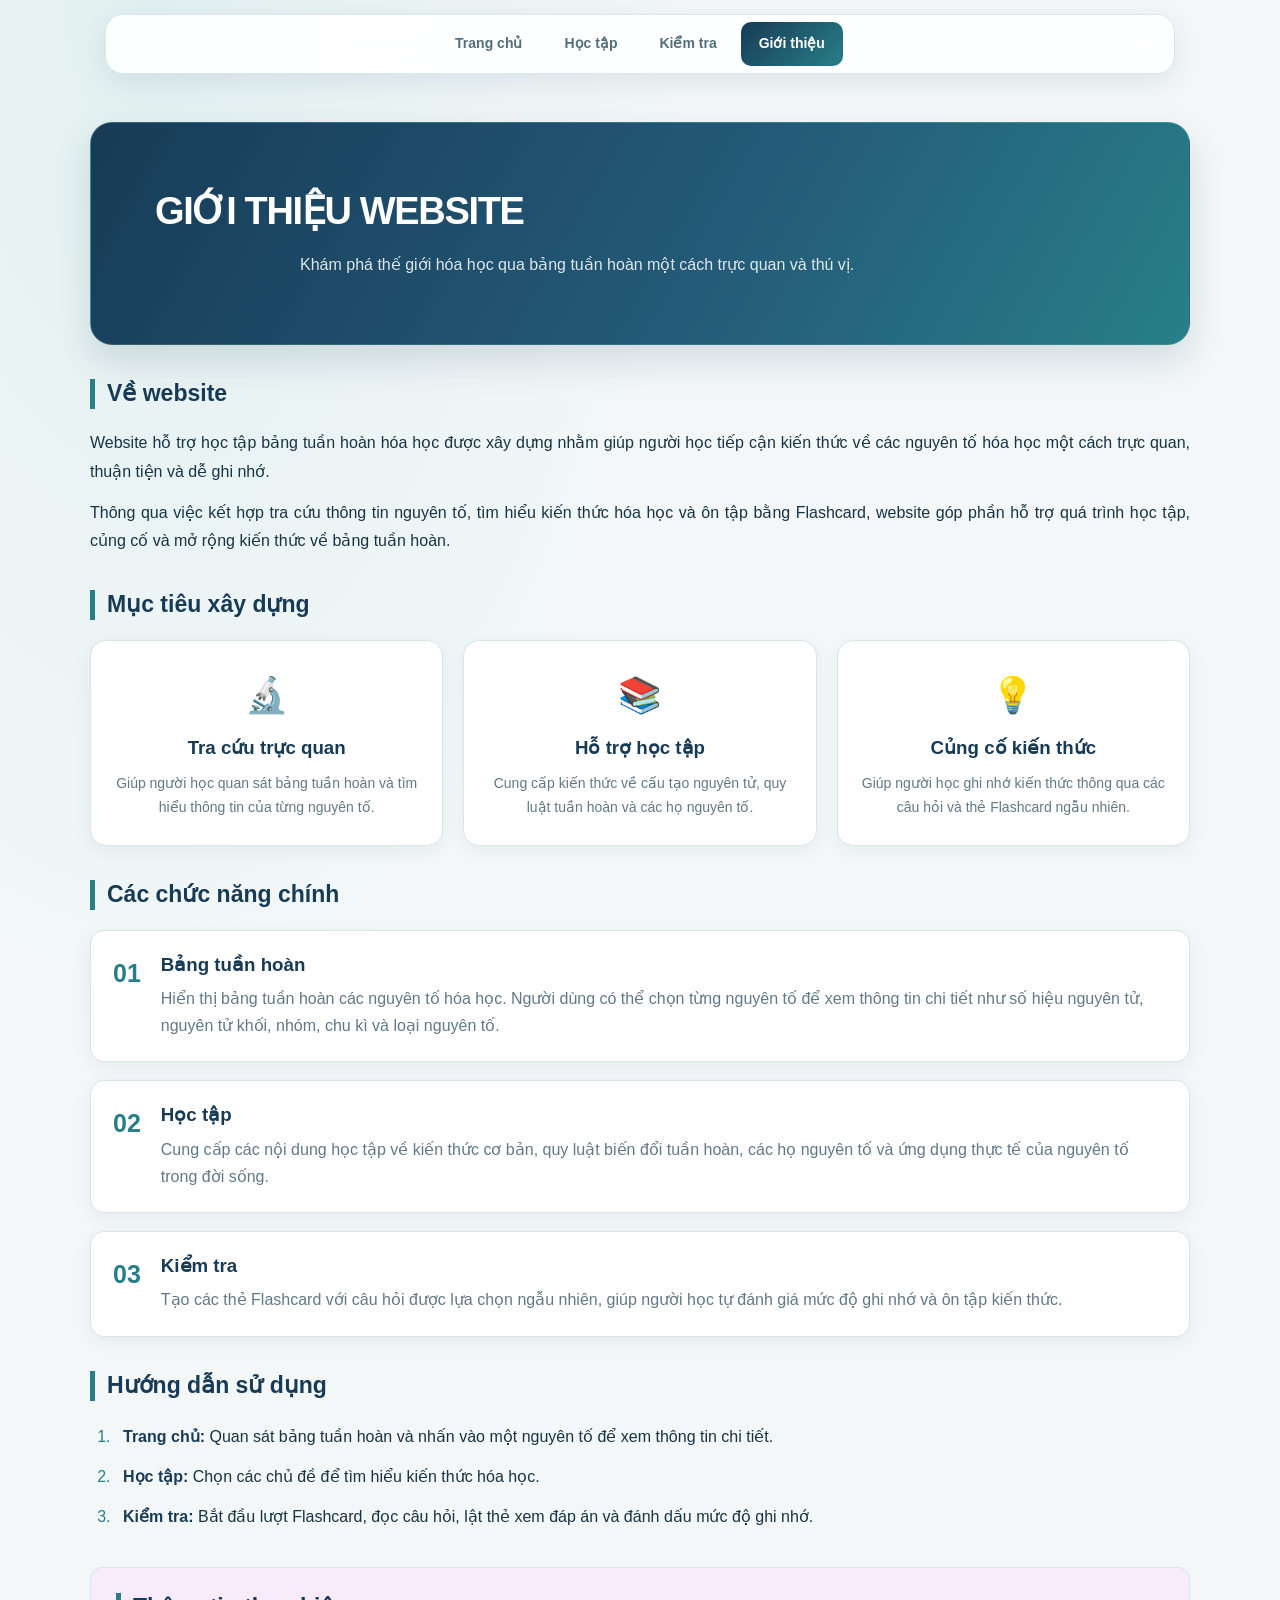
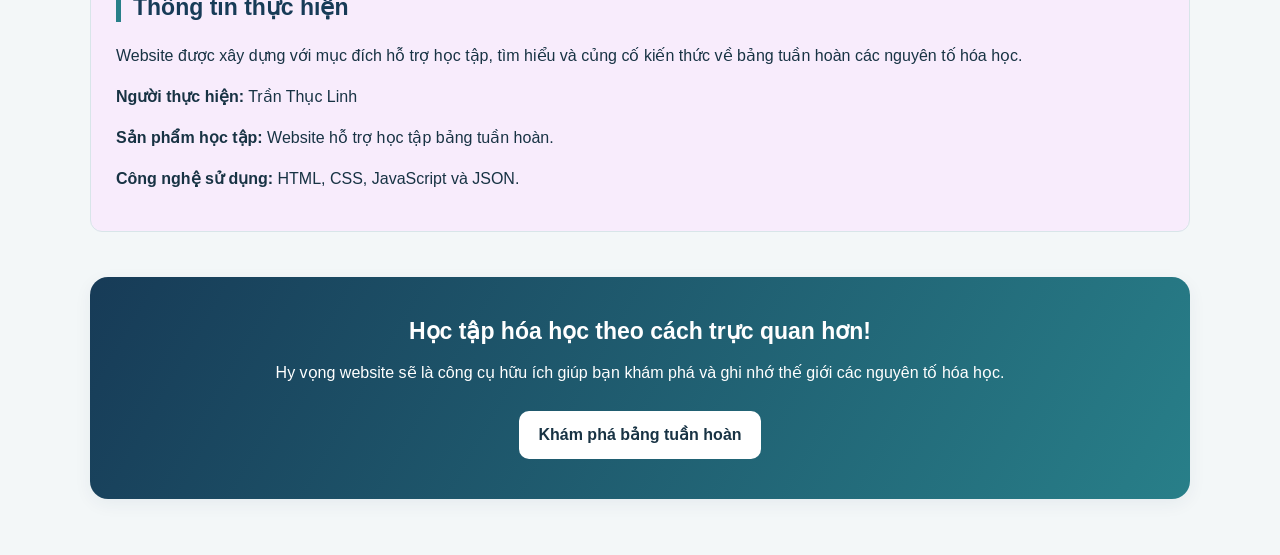
<file: pages/about.html>
<!DOCTYPE html>
<html lang="vi">
<head>
    <meta charset="UTF-8">
    <meta name="viewport" content="width=device-width, initial-scale=1.0">
    <title>Giới thiệu - Bảng tuần hoàn</title>
    <link rel="stylesheet" href="../css/style.css">
    <link rel="stylesheet" href="../css/about.css">
    <link rel="stylesheet" href="../css/DesignRefresh.css">
</head>
<body>
    <!-- Thanh điều hướng -->
    <nav class="navbar">
        <div class="nav-container">
            <div class="nav-links">
                <a href="../index.html">Trang chủ</a>
                <a href="HocTap.html">Học tập</a>
                <a href="Quiz.html">Kiểm tra</a>
                <a href="about.html" class="active">Giới thiệu</a>
            </div>
        </div>
    </nav>
    <main class="about-container">
        <!-- Banner giới thiệu -->
        <section class="about-banner">
            <h1>GIỚI THIỆU WEBSITE</h1>
            <p>
                Khám phá thế giới hóa học qua bảng tuần hoàn
                một cách trực quan và thú vị.
            </p>
        </section>
        <!-- Giới thiệu chung -->
        <section class="about-section">
            <h2>Về website</h2>
            <p>
                Website hỗ trợ học tập bảng tuần hoàn hóa học
                được xây dựng nhằm giúp người học tiếp cận kiến thức
                về các nguyên tố hóa học một cách trực quan,
                thuận tiện và dễ ghi nhớ.
            </p>
            <p>
                Thông qua việc kết hợp tra cứu thông tin nguyên tố,
                tìm hiểu kiến thức hóa học và ôn tập bằng Flashcard,
                website góp phần hỗ trợ quá trình học tập,
                củng cố và mở rộng kiến thức về bảng tuần hoàn.
            </p>
        </section>
        <!-- Mục tiêu -->
        <section class="about-section">
            <h2>Mục tiêu xây dựng</h2>
            <div class="about-card-grid">
                <div class="about-card">
                    <div class="about-icon">🔬</div>
                    <h3>Tra cứu trực quan</h3>
                    <p>
                        Giúp người học quan sát bảng tuần hoàn
                        và tìm hiểu thông tin của từng nguyên tố.
                    </p>
                </div>
                <div class="about-card">
                    <div class="about-icon">📚</div>
                    <h3>Hỗ trợ học tập</h3>
                    <p>
                        Cung cấp kiến thức về cấu tạo nguyên tử,
                        quy luật tuần hoàn và các họ nguyên tố.
                    </p>
                </div>
                <div class="about-card">
                    <div class="about-icon">💡</div>
                    <h3>Củng cố kiến thức</h3>
                    <p>
                        Giúp người học ghi nhớ kiến thức thông qua
                        các câu hỏi và thẻ Flashcard ngẫu nhiên.
                    </p>
                </div>
            </div>
        </section>
        <!-- Các chức năng -->
        <section class="about-section">
            <h2>Các chức năng chính</h2>
            <div class="feature-list">
                <div class="feature-item">
                    <span class="feature-number">01</span>
                    <div>
                        <h3>Bảng tuần hoàn</h3>
                        <p>
                            Hiển thị bảng tuần hoàn các nguyên tố hóa học.
                            Người dùng có thể chọn từng nguyên tố để xem
                            thông tin chi tiết như số hiệu nguyên tử,
                            nguyên tử khối, nhóm, chu kì và loại nguyên tố.
                        </p>
                    </div>
                </div>
                <div class="feature-item">
                    <span class="feature-number">02</span>
                    <div>
                        <h3>Học tập</h3>
                        <p>
                            Cung cấp các nội dung học tập về kiến thức
                            cơ bản, quy luật biến đổi tuần hoàn,
                            các họ nguyên tố và ứng dụng thực tế
                            của nguyên tố trong đời sống.
                        </p>
                    </div>
                </div>
                <div class="feature-item">
                    <span class="feature-number">03</span>
                    <div>
                        <h3>Kiểm tra</h3>
                        <p>
                            Tạo các thẻ Flashcard với câu hỏi được
                            lựa chọn ngẫu nhiên, giúp người học tự
                            đánh giá mức độ ghi nhớ và ôn tập kiến thức.
                        </p>
                    </div>
                </div>
            </div>
        </section>
        <!-- Hướng dẫn sử dụng -->
        <section class="about-section">
            <h2>Hướng dẫn sử dụng</h2>
            <ol class="guide-list">
                <li>
                    <strong>Trang chủ:</strong>
                    Quan sát bảng tuần hoàn và nhấn vào một nguyên tố
                    để xem thông tin chi tiết.
                </li>
                <li>
                    <strong>Học tập:</strong>
                    Chọn các chủ đề để tìm hiểu kiến thức hóa học.
                </li>
                <li>
                    <strong>Kiểm tra:</strong>
                    Bắt đầu lượt Flashcard, đọc câu hỏi,
                    lật thẻ xem đáp án và đánh dấu mức độ ghi nhớ.
                </li>
            </ol>
        </section>
        <!-- Thông tin thực hiện -->
        <section class="about-section author-section">
            <h2>Thông tin thực hiện</h2>
            <p>
                Website được xây dựng với mục đích hỗ trợ học tập,
                tìm hiểu và củng cố kiến thức về bảng tuần hoàn
                các nguyên tố hóa học.
            </p>
            <p>
                <strong>Người thực hiện:</strong>
                Trần Thục Linh
            </p>
            <p>
                <strong>Sản phẩm học tập:</strong>
                Website hỗ trợ học tập bảng tuần hoàn.
            </p>
            <p>
                <strong>Công nghệ sử dụng:</strong>
                HTML, CSS, JavaScript và JSON.
            </p>
        </section>
        <!-- Lời kết -->
        <section class="about-footer">
            <h2>Học tập hóa học theo cách trực quan hơn!</h2>
            <p>
                Hy vọng website sẽ là công cụ hữu ích
                giúp bạn khám phá và ghi nhớ thế giới các nguyên tố hóa học.
            </p>
            <a href="../index.html" class="back-home">
                Khám phá bảng tuần hoàn
            </a>
        </section>
    </main>
</body>
</html>
</file>
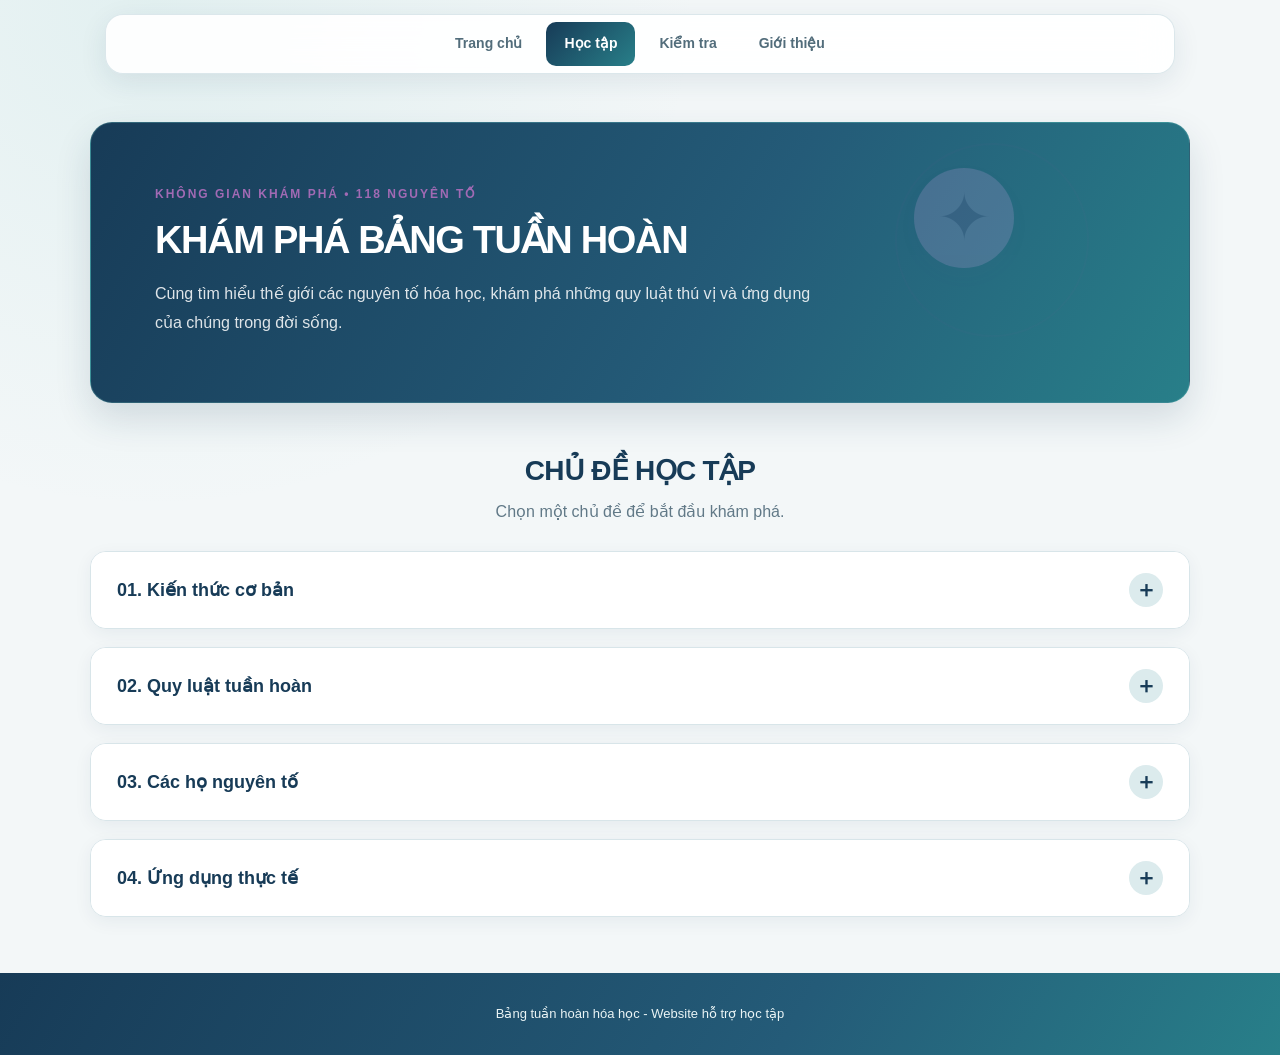
<file: pages/HocTap.html>
<!DOCTYPE html>
<html lang="vi">
<head>
    <meta charset="UTF-8">
    <meta name="viewport" content="width=device-width, initial-scale=1.0">
    <title>Học tập - Bảng tuần hoàn hóa học</title>
    <link rel="stylesheet" href="../css/style.css">
    <link rel="stylesheet" href="../css/HocTap.css">
    <link rel="stylesheet" href="../css/DesignRefresh.css">
</head>
<body>
    <!-- Thanh điều hướng -->
    <nav class="navbar">
        <div class="nav-container">
            <div class="nav-links">
                <a href="../index.html">Trang chủ</a>
                <a href="HocTap.html" class="active">Học tập</a>
                <a href="Quiz.html">Kiểm tra</a>
                <a href="about.html">Giới thiệu</a>
            </div>
        </div>
    </nav>
    <!-- NỘI DUNG CHÍNH -->
    <main class="learning-container">
        <!-- GIỚI THIỆU -->
        <section class="learning-banner">
            <h2>KHÁM PHÁ BẢNG TUẦN HOÀN</h2>
            <p>
                Cùng tìm hiểu thế giới các nguyên tố hóa học,
                khám phá những quy luật thú vị và ứng dụng của chúng trong đời sống.
            </p>
        </section>
        <!-- CÁC CHỦ ĐỀ HỌC TẬP -->
        <section class="learning-content">
            <div class="section-heading">
                <h2>CHỦ ĐỀ HỌC TẬP</h2>
                <p>Chọn một chủ đề để bắt đầu khám phá.</p>
            </div>
            <!-- CHỦ ĐỀ 1 -->
            <details class="learning-accordion" id="kien-thuc">
                <summary>
                    <span>01. Kiến thức cơ bản</span>
                    <span class="accordion-icon">＋</span>
                </summary>
                <div class="accordion-content">
                    <p class="topic-introduction">
                        Tìm hiểu lịch sử hình thành, cấu tạo và
                        nguyên tắc sắp xếp các nguyên tố trong
                        bảng tuần hoàn.
                    </p>
                    <article class="lesson-card">
                        <h3>1. Lịch sử hình thành bảng tuần hoàn</h3>
                        <p>
                            Trước khi bảng tuần hoàn ra đời, các nhà khoa học
                            đã nghiên cứu và tìm cách phân loại những nguyên tố
                            hóa học đã biết.
                        </p>
                        <p>
                            Năm 1869, nhà hóa học người Nga Dmitri Mendeleev
                            công bố bảng tuần hoàn đầu tiên có ý nghĩa khoa học
                            quan trọng. Ông sắp xếp các nguyên tố theo nguyên tử
                            khối tăng dần và nhận thấy tính chất của chúng có
                            sự lặp lại tuần hoàn.
                        </p>
                        <p>
                            Ngày nay, bảng tuần hoàn hiện đại được sắp xếp theo
                            chiều tăng dần của điện tích hạt nhân nguyên tử
                            (số hiệu nguyên tử).
                        </p>
                    </article>
                    <article class="lesson-card">
                        <h3>2. Cấu tạo bảng tuần hoàn</h3>
                        <p>
                            Bảng tuần hoàn hiện đại gồm 118 nguyên tố hóa học,
                            được tổ chức thành các hàng và cột.
                        </p>
                        <ul>
                            <li>
                                <strong>Ô nguyên tố:</strong>
                                Mỗi ô biểu diễn một nguyên tố hóa học.
                            </li>
                            <li>
                                <strong>Chu kỳ:</strong>
                                Các hàng ngang trong bảng tuần hoàn.
                            </li>
                            <li>
                                <strong>Nhóm:</strong>
                                Các cột trong bảng tuần hoàn.
                            </li>
                        </ul>
                        <p>
                            Bảng tuần hoàn có 7 chu kỳ và 18 nhóm.
                            Hai dãy Lanthanide và Actinide thường được
                            trình bày riêng ở phía dưới bảng.
                        </p>
                    </article>
                    <article class="lesson-card">
                        <h3>3. Ô nguyên tố, nhóm và chu kỳ</h3>
                        <h4>a. Ô nguyên tố</h4>
                        <p>
                            Mỗi ô nguyên tố cung cấp những thông tin cơ bản
                            như số hiệu nguyên tử, ký hiệu hóa học, tên nguyên tố
                            và nguyên tử khối.
                        </p>
                        <h4>b. Chu kỳ</h4>
                        <p>
                            Chu kỳ là dãy các nguyên tố được sắp xếp trên
                            cùng một hàng ngang. Số thứ tự chu kỳ cho biết
                            số lớp electron của nguyên tử ở trạng thái cơ bản.
                        </p>
                        <h4>c. Nhóm</h4>
                        <p>
                            Nhóm là tập hợp các nguyên tố nằm trong cùng một cột.
                            Các nguyên tố thuộc cùng một nhóm thường có những
                            đặc điểm cấu hình electron và tính chất hóa học
                            tương đồng.
                        </p>
                    </article>
                    <article class="lesson-card">
                        <h3>4. Nguyên tắc sắp xếp các nguyên tố</h3>
                        <p>
                            Các nguyên tố trong bảng tuần hoàn hiện đại
                            được sắp xếp theo những nguyên tắc cơ bản:
                        </p>
                        <ul>
                            <li>
                                Theo chiều tăng dần của điện tích hạt nhân
                                nguyên tử (số hiệu nguyên tử).
                            </li>
                            <li>
                                Các nguyên tố có cùng số lớp electron
                                được xếp thành một hàng (chu kỳ).
                            </li>
                            <li>
                                Các nguyên tố có cấu hình electron hóa trị
                                tương tự thường được xếp trong cùng một nhóm.
                            </li>
                        </ul>
                    </article>
                </div>
            </details>
            <!-- CHỦ ĐỀ 2 -->
            <details class="learning-accordion" id="quy-luat">
                <summary>
                    <span>02. Quy luật tuần hoàn</span>
                    <span class="accordion-icon">＋</span>
                </summary>
                <div class="accordion-content">
                    <p class="topic-introduction">
                        Khám phá sự biến đổi tuần hoàn của các tính chất
                        nguyên tử và nguyên tố hóa học.
                    </p>
                    <article class="lesson-card">
                        <h3>1. Bán kính nguyên tử</h3>
                        <p>
                            Trong một chu kỳ, bán kính nguyên tử nhìn chung
                            giảm dần từ trái sang phải.
                        </p>
                        <p>
                            Trong một nhóm, bán kính nguyên tử nhìn chung
                            tăng dần từ trên xuống dưới.
                        </p>
                    </article>
                    <article class="lesson-card">
                        <h3>2. Độ âm điện</h3>
                        <p>
                            Độ âm điện đặc trưng cho khả năng hút electron
                            của nguyên tử trong liên kết hóa học.
                        </p>
                        <p>
                            Nhìn chung, độ âm điện tăng từ trái sang phải
                            trong một chu kỳ và giảm từ trên xuống dưới
                            trong một nhóm.
                        </p>
                    </article>
                    <article class="lesson-card">
                        <h3>3. Năng lượng ion hóa</h3>
                        <p>
                            Năng lượng ion hóa là năng lượng cần thiết
                            để tách một electron khỏi nguyên tử ở trạng thái
                            khí.
                        </p>
                        <p>
                            Nhìn chung, năng lượng ion hóa tăng trong một
                            chu kỳ và giảm trong một nhóm khi xét theo
                            chiều từ trên xuống dưới.
                        </p>
                    </article>
                    <article class="lesson-card">
                        <h3>4. Tính kim loại và tính phi kim</h3>
                        <p>
                            Trong một chu kỳ, tính kim loại nhìn chung giảm
                            và tính phi kim tăng từ trái sang phải.
                        </p>
                        <p>
                            Trong một nhóm, tính kim loại thường tăng
                            từ trên xuống dưới, còn tính phi kim có xu hướng
                            giảm.
                        </p>
                    </article>
                </div>
            </details>
            <!-- CHỦ ĐỀ 3 -->
            <details class="learning-accordion" id="ho-nguyen-to">
                <summary>
                    <span>03. Các họ nguyên tố</span>
                    <span class="accordion-icon">＋</span>
                </summary>
                <div class="accordion-content">
                    <p class="topic-introduction">
                        Tìm hiểu đặc điểm và tính chất của các họ
                        nguyên tố tiêu biểu trong bảng tuần hoàn.
                    </p>
                    <article class="lesson-card">
                        <h3>1. Kim loại kiềm</h3>
                        <p>
                            Kim loại kiềm thuộc nhóm 1, trừ hydrogen.
                            Chúng có tính kim loại mạnh, mềm và dễ phản ứng
                            với nước.
                        </p>
                    </article>
                    <article class="lesson-card">
                        <h3>2. Kim loại kiềm thổ</h3>
                        <p>
                            Kim loại kiềm thổ thuộc nhóm 2.
                            Các nguyên tố này thường có hai electron
                            ở lớp ngoài cùng và thường tạo ion mang điện tích +2.
                        </p>
                    </article>
                    <article class="lesson-card">
                        <h3>3. Kim loại chuyển tiếp</h3>
                        <p>
                            Kim loại chuyển tiếp chủ yếu thuộc khối d.
                            Chúng thường có nhiều trạng thái oxi hóa
                            và có thể tạo ra các hợp chất có màu sắc đa dạng.
                        </p>
                    </article>
                    <article class="lesson-card">
                        <h3>4. Halogen</h3>
                        <p>
                            Halogen thuộc nhóm 17, có tính phi kim mạnh.
                            Chúng thường phản ứng với kim loại để tạo thành muối.
                        </p>
                    </article>
                    <article class="lesson-card">
                        <h3>5. Khí hiếm</h3>
                        <p>
                            Khí hiếm thuộc nhóm 18. Các nguyên tố này có
                            lớp electron ngoài cùng bền vững nên thường
                            ít tham gia phản ứng hóa học.
                        </p>
                    </article>
                </div>
            </details>
            <!-- CHỦ ĐỀ 4 -->
            <details class="learning-accordion" id="ung-dung">
                <summary>
                    <span>04. Ứng dụng thực tế</span>
                    <span class="accordion-icon">＋</span>
                </summary>
                <div class="accordion-content">
                    <p class="topic-introduction">
                        Khám phá vai trò của các nguyên tố hóa học
                        trong cơ thể sống, đời sống và công nghiệp.
                    </p>
                    <article class="lesson-card">
                        <h3>1. Nguyên tố trong cơ thể sống</h3>
                        <p>
                            Carbon, hydrogen, oxygen và nitrogen là những
                            nguyên tố quan trọng cấu tạo nên các hợp chất
                            trong cơ thể sống.
                        </p>
                        <p>
                            Calcium góp phần cấu tạo xương và răng;
                            iron là thành phần quan trọng của hemoglobin
                            trong máu.
                        </p>
                    </article>
                    <article class="lesson-card">
                        <h3>2. Nguyên tố trong công nghiệp</h3>
                        <p>
                            Sắt được sử dụng để sản xuất thép.
                            Nhôm được dùng trong chế tạo phương tiện
                            và vật liệu xây dựng.
                        </p>
                        <p>
                            Silicon có vai trò quan trọng trong sản xuất
                            linh kiện điện tử và công nghệ bán dẫn.
                        </p>
                    </article>
                    <article class="lesson-card">
                        <h3>3. Nguyên tố trong đời sống</h3>
                        <p>
                            Oxygen cần thiết cho hô hấp.
                            Iodine cần thiết cho hoạt động của tuyến giáp.
                            Chlorine được sử dụng trong xử lý và khử trùng nước.
                        </p>
                    </article>
                </div>
            </details>
        </section>
    </main>
    <script src="../js/HocTap.js"></script>
    <!-- FOOTER -->
    <footer class="footer">
        <p>Bảng tuần hoàn hóa học - Website hỗ trợ học tập</p>
    </footer>
</body>
</html>
</file>
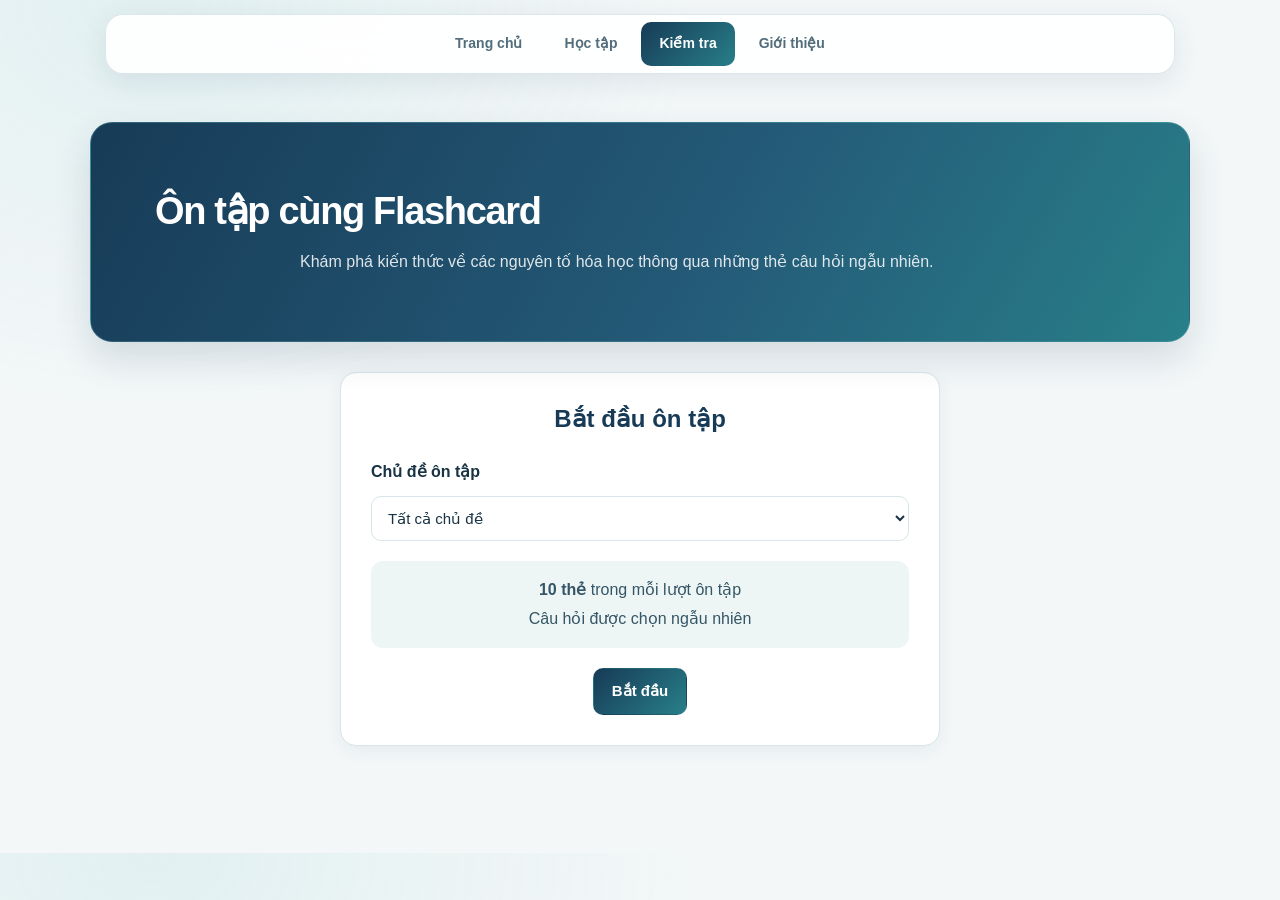
<file: pages/Quiz.html>
<!DOCTYPE html>
<html lang="vi">
<head>
    <meta charset="UTF-8">
    <meta name="viewport" content="width=device-width, initial-scale=1.0">
    <title>Kiểm tra - Bảng tuần hoàn</title>
    <link rel="stylesheet" href="../css/style.css">
    <link rel="stylesheet" href="../css/Quiz.css">
    <link rel="stylesheet" href="../css/DesignRefresh.css">
</head>
<body>
    <!-- Thanh điều hướng -->
    <nav class="navbar">
        <div class="nav-container">
            <div class="nav-links">
                <a href="../index.html">Trang chủ</a>
                <a href="HocTap.html">Học tập</a>
                <a href="Quiz.html" class="active">Kiểm tra</a>
                <a href="about.html">Giới thiệu</a>
            </div>
        </div>
    </nav>
    <main class="quiz-container">
        <!-- Giới thiệu -->
        <section class="quiz-banner">
            <h1>Ôn tập cùng Flashcard</h1>
            <p>
                Khám phá kiến thức về các nguyên tố hóa học
                thông qua những thẻ câu hỏi ngẫu nhiên.
            </p>
        </section>
        <!-- Thiết lập lượt ôn tập -->
        <section id="quizSetup" class="quiz-setup">
            <h2>Bắt đầu ôn tập</h2>
            <div class="setup-group">
                <label for="topicSelect">Chủ đề ôn tập</label>
                <select id="topicSelect">
                    <option value="all">Tất cả chủ đề</option>
                    <option value="element">Thông tin nguyên tố</option>
                    <option value="periodic">Kiến thức bảng tuần hoàn</option>
                    <option value="application">Ứng dụng thực tế</option>
                </select>
            </div>
            <div class="quiz-info">
                <p><strong>10 thẻ</strong> trong mỗi lượt ôn tập</p>
                <p>Câu hỏi được chọn ngẫu nhiên</p>
            </div>
            <button id="startQuiz" class="btn-primary">
                Bắt đầu
            </button>
        </section>
        <!-- Khu vực Flashcard -->
        <section id="flashcardArea" class="flashcard-area" hidden>
            <div class="quiz-progress">
                <span id="cardCounter">Thẻ 1/10</span>
                <div class="progress-bar">
                    <div id="progressFill"></div>
                </div>
            </div>
            <p class="flip-guide">
                Hãy thử trả lời trước khi lật thẻ nhé!
            </p>
            <!-- Thẻ câu hỏi -->
            <div id="flashcard" class="flashcard">
                <div class="flashcard-inner">
                    <div class="flashcard-front">
                        <span class="card-label">CÂU HỎI</span>
                        <h2 id="cardQuestion"></h2>
                        <p>Nhấn vào thẻ để xem đáp án</p>
                    </div>
                    <div class="flashcard-back">
                        <span class="card-label">ĐÁP ÁN</span>
                        <h2 id="cardAnswer"></h2>
                        <p id="cardExplanation"></p>
                    </div>
                </div>
            </div>
            <!-- Đánh giá mức độ ghi nhớ -->
            <div id="cardActions" class="card-actions" hidden>
                <p>Bạn đã nhớ đáp án chưa?</p>
                <div class="action-buttons">
                    <button id="forgotButton" class="btn-forgot">
                        Chưa nhớ
                    </button>
                    <button id="rememberedButton" class="btn-remembered">
                        Đã nhớ
                    </button>
                </div>
            </div>
            <button id="nextCardButton" class="btn-primary" hidden>
                Thẻ tiếp theo
            </button>
        </section>
        <!-- Kết quả lượt ôn tập -->
        <section id="quizResult" class="quiz-result" hidden>
            <h2>Hoàn thành lượt ôn tập!</h2>
            <div class="result-stats">
                <div class="result-item">
                    <span id="rememberedCount">0</span>
                    <p>Đã nhớ</p>
                </div>
                <div class="result-item">
                    <span id="forgotCount">0</span>
                    <p>Chưa nhớ</p>
                </div>
            </div>
            <p id="resultMessage"></p>
            <div class="result-buttons">
                <button id="reviewButton" class="btn-secondary">
                    Ôn lại thẻ chưa nhớ
                </button>

                <button id="restartButton" class="btn-primary">
                    Lượt mới
                </button>
            </div>
        </section>
    </main>
    <script src="../js/Quiz.js"></script>
</body>
</html>
</file>
<file: css/style.css>
/*1. THIẾT LẬP CHUNG*/
* {
    margin: 0;
    padding: 0;
    box-sizing: border-box;
}
:root {
    /* MÀU CHỦ ĐẠO */
    --primary-color: #E2A9F1;
    --primary-dark: #87509C;
    --secondary-color: #87509C;
    --accent-color: #B96BD2;
    --accent-light: #D18AE5;
    /* MÀU NỀN */
    --background-color: #FFFAFF;
    --surface-color: #FFFFFF;
    --surface-hover: #F8ECFC;
    /* MÀU CHỮ */
    --text-color: #35283B;
    --muted-color: #806F87;
    --light-text-color: #FFFFFF;
    /* ĐƯỜNG VIỀN */
    --border-color: #EAD5F1;
    --element-border-color: #000000;
    --button-border-color: #000000;
    /* MÀU TRẠNG THÁI */
    --success-color: #269B70;
    --danger-color: #D66B70;
    --warning-color: #E9A23B;
    --info-color: #4D91C6;
    /* HIỆU ỨNG */
    --border-radius: 12px;
    --shadow: 0 3px 12px rgba(135, 80, 156, 0.07);
    --shadow-hover: 0 7px 20px rgba(135, 80, 156, 0.12);
    --transition: 0.25s ease;
}
body {
    font-family: Arial, Helvetica, sans-serif;
    background-color: var(--background-color);
    color: var(--text-color);
    line-height: 1.6;
    padding-top: 85px;
}
a {
    color: inherit;
    text-decoration: none;
}
button,
input,
select,
textarea {
    font: inherit;
}
button {
    cursor: pointer;
}
/*2. HEADER*/
header {
    width: 100%;
    padding: 25px 5%;
    color: var(--text-color);
    background: #F0D9F7;
    box-shadow: var(--shadow);
}
.header-content {
    max-width: 1400px;
    margin: auto;
}
header h1 {
    font-size: 28px;
    margin-bottom: 5px;
    letter-spacing: 0.3px;
    color: var(--primary-dark);
}
header p {
    font-size: 14px;
    opacity: 0.9;
}
/*3. THANH ĐIỀU HƯỚNG CỐ ĐỊNH*/
nav {
    width: calc(100% - 32px);
    max-width: 1070px;
    position: fixed;
    top: 12px;
    left: 50%;
    transform: translateX(-50%);
    z-index: 1000;
    background-color: #f8eded;
    border: 1px solid #000000;
    border-radius: 16px;
    box-shadow: 0 3px 12px rgba(135, 80, 156, 0.12);
}
.nav-container {
    width: 100%;
    max-width: none;
    margin: auto;
    padding: 5px 12px;
    display: flex;
    justify-content: center;
    align-items: center;
    flex-wrap: nowrap;
    gap: 5px;
}
nav a {
    display: inline-block;
    padding: 10px 20px;
    color: var(--text-color);
    font-size: 14px;
    font-weight: 600;
    border: none;
    border-radius: 9px;
    transition: var(--transition);
    white-space: nowrap;
}
nav a:hover {
    color: var(--primary-dark);
    background-color: transparent;
    transform: translateY(-2px);
}
nav a.active {
    color: var(--primary-dark);
    border-bottom: 2px solid var(--accent-color);
    border-radius: 0;
}
/*4. BỐ CỤC TRANG*/
main {
    width: 90%;
    max-width: 1400px;
    min-height: 65vh;
    margin: 25px auto;
}
section {
    margin-bottom: 25px;
}
.page-title {
    margin-bottom: 20px;
}
.page-title h2 {
    font-size: 24px;
    color: var(--secondary-color);
}
.page-title p {
    margin-top: 5px;
    color: var(--muted-color);
}
/* 5. KHUNG NỘI DUNG*/
.content-box {
    padding: 22px;
    margin-bottom: 20px;
    background-color: var(--surface-color);
    border: 1px solid var(--border-color);
    border-radius: var(--border-radius);
    box-shadow: var(--shadow);
}
.content-box h3 {
    margin-bottom: 14px;
    color: var(--primary-dark);
}
.periodic-table-section h1 {
    text-align: center;
    color: var(--primary-dark);
}
/*6. NÚT BẤM*/
.btn {
    display: inline-block;
    padding: 10px 18px;
    border: 1px solid var(--button-border-color);
    border-radius: 8px;
    background-color: var(--primary-color);
    color: #35283B;
    font-weight: 600;
    transition: var(--transition);
}
.btn:hover {
    background-color: var(--accent-color);
    color: white;
    transform: translateY(-2px);
    box-shadow: 0 4px 10px rgba(185, 107, 210, 0.2);
}
.btn-secondary {
    background-color: #F0D9F7;
    color: var(--primary-dark);
}
.btn-secondary:hover {
    background-color: #D18AE5;
    color: #35283B;
}
.btn-danger {
    background-color: var(--danger-color);
    color: white;
}
.btn-danger:hover {
    background-color: #BD555D;
}
/*7. THẺ NỘI DUNG*/
.card {
    padding: 20px;
    background-color: var(--surface-color);
    border: 1px solid var(--border-color);
    border-radius: var(--border-radius);
    box-shadow: var(--shadow);
    transition: var(--transition);
}
.card:hover {
    transform: translateY(-3px);
    box-shadow: var(--shadow-hover);
    border-color: #D18AE5;
}
/*8. FOOTER*/
footer {
    width: 100%;
    padding: 25px 5%;
    background: #87509C;
    color: #FFFFFF;
    text-align: center;
    font-size: 13px;
}
.footer-content {
    max-width: 1400px;
    margin: auto;
}
footer p + p {
    margin-top: 5px;
}
footer a {
    color: #F0D9F7;
    transition: var(--transition);
}
footer a:hover {
    color: white;
}
/* Đồng bộ chiều rộng banner các trang */
.learning-banner,
.quiz-banner,
.about-banner {
    width: 100%;
    max-width: 1100px;
    box-sizing: border-box;
    margin-left: auto;
    margin-right: auto;
}
.learning-banner p,
.quiz-banner p,
.about-banner p {
    max-width: 100%;
    margin: auto;
    font-size: 16px;
    line-height: 1.7;
}
/*9. RESPONSIVE THANH ĐIỀU HƯỚNG*/
@media (max-width: 600px) {
    body {
        padding-top: 75px;
    }
    nav {
        width: calc(100% - 20px);
        top: 8px;
    }
    .nav-container {
        padding: 5px;
        gap: 2px;
    }
    nav a {
        padding: 10px 9px;
        font-size: 13px;
    }
}
</file>
<file: css/about.css>
/*Trang giới thiệu*/
.quiz-container {
    width: 90%;
    max-width: 1100px;
    margin: 40px auto;
    min-height: 75vh;
}
/*banner*/
.about-banner {
    padding: 55px 25px;
    text-align: center;
    color: var(--primary-dark);
    border-radius: 16px;
    background: #F0D9F7;
    box-shadow: var(--shadow);
}
.about-banner h1 {
    font-size: 30px;
    margin-bottom: 15px;
}
.about-banner p {     
    font-size: 16px;
    line-height: 1.7;
}
/*Các phần nội dung*/
.about-section {
    margin: 35px 0;
}
.about-section h2 {
    color: var(--primary-dark);
    font-size: 23px;
    margin-bottom: 20px;
    padding-left: 12px;
    border-left: 5px solid var(--accent-color);
}
.about-section > p {
    color: var(--text-color);
    font-size: 16px;
    line-height: 1.8;
    margin-bottom: 12px;
    text-align: justify;
}
/*Các thẻ mục tiêu*/
.about-card-grid {
    display: grid;
    grid-template-columns: repeat(3, 1fr);
    gap: 20px;
}
.about-card {
    padding: 25px 20px;
    text-align: center;
    background: var(--surface-color);
    border: 1px solid var(--border-color);
    border-radius: 12px;
    box-shadow: var(--shadow);
    transition: var(--transition);
}
.about-card:hover {
    transform: translateY(-5px);
    box-shadow: var(--shadow-hover);
    border-color: #D18AE5;
}
.about-icon {
    font-size: 35px;
    margin-bottom: 12px;
}
.about-card h3 {
    color: var(--primary-dark);
    margin-bottom: 12px;
}
.about-card p {
    color: var(--muted-color);
    font-size: 14px;
    line-height: 1.7;
}
/*Danh sách chức năng*/
.feature-list {
    display: flex;
    flex-direction: column;
    gap: 18px;
}
.feature-item {
    display: flex;
    align-items: flex-start;
    gap: 20px;
    padding: 22px;
    background: var(--surface-color);
    border: 1px solid var(--border-color);
    border-radius: 12px;
    box-shadow: var(--shadow);
    transition: var(--transition);
}
.feature-item:hover {
    transform: translateY(-2px);
    box-shadow: var(--shadow-hover);
}
.feature-number {
    flex-shrink: 0;
    color: var(--accent-color);
    font-size: 25px;
    font-weight: bold;
}
.feature-item h3 {
    color: var(--primary-dark);
    margin-bottom: 8px;
}
.feature-item p {
    color: var(--muted-color);
    line-height: 1.7;
}
/*Hướng dẫn sử dụng*/
.guide-list {
    padding-left: 25px;
    color: var(--text-color);
    line-height: 2;
}
.guide-list li {
    padding-left: 8px;
    margin-bottom: 8px;
}
.guide-list li::marker {
    color: var(--accent-color);
}
.guide-list strong {
    color: var(--primary-dark);
}
/*Thông tin thực hiện*/
.author-section {
    padding: 25px;
    background: #F8ECFC;
    border: 1px solid var(--border-color);
    border-radius: 12px;
}
/*Lời kết*/
.about-footer {
    margin-top: 45px;
    padding: 40px 20px;
    text-align: center;
    color: var(--primary-dark);
    background: #F0D9F7;
    border-radius: 16px;
    box-shadow: var(--shadow);
}
.about-footer h2 {
    font-size: 23px;
    margin-bottom: 12px;
}
.about-footer p {
    line-height: 1.7;
    margin-bottom: 25px;
}
.back-home {
    display: inline-block;
    padding: 12px 24px;
    color: var(--text-color);
    background: white;
    border: 1px solid var(--button-border-color);
    text-decoration: none;
    font-weight: bold;
    border-radius: 8px;
    transition: var(--transition);
}
.back-home:hover {
    background: #F8ECFC;
    transform: translateY(-2px);
}
/*Responsive*/
@media (max-width: 768px) {
    .about-container {
        width: 94%;
        margin: 20px auto;
    }
    .about-card-grid {
        grid-template-columns: 1fr;
    }
    .about-banner {
        padding: 35px 18px;
    }
    .about-banner h1 {
        font-size: 24px;
    }
    .feature-item {
        gap: 12px;
        padding: 18px;
    }
    .about-section h2 {
        font-size: 20px;
    }
}
</file>
<file: css/DesignRefresh.css>
/* =========================================================
   UI/UX REFRESH — Periodic Table Learning
   Visual layer only: preserves existing HTML hooks and JS.
   ========================================================= */

:root {
  color-scheme: light;
  --primary-color: #245B78;
  --primary-dark: #173B57;
  --secondary-color: #245B78;
  --accent-color: #287F89;
  --accent-light: #70C1BE;
  --background-color: #F3F7F8;
  --surface-color: #FFFFFF;
  --surface-hover: #EAF3F4;
  --text-color: #183344;
  --muted-color: #617987;
  --light-text-color: #FFFFFF;
  --border-color: #D8E5E9;
  --element-border-color: rgba(23, 59, 87, .22);
  --button-border-color: transparent;
  --success-color: #25856D;
  --danger-color: #C65C62;
  --warning-color: #B7791F;
  --info-color: #347CA5;
  --border-radius: 16px;
  --shadow: 0 5px 18px rgba(23, 59, 87, .06);
  --shadow-hover: 0 12px 28px rgba(23, 59, 87, .12);
  --transition: .22s ease;
  --content-width: 1240px;
}

html { scroll-behavior: smooth; }
body {
  padding-top: 88px;
  background:
    radial-gradient(ellipse at 12% 0%, rgba(112,193,190,.13), transparent 34rem),
    var(--background-color);
  color: var(--text-color);
  font-family: Inter, "Segoe UI", Arial, sans-serif;
  line-height: 1.65;
  -webkit-font-smoothing: antialiased;
}
::selection { color: #fff; background: var(--accent-color); }
:focus-visible {
  outline: 3px solid rgba(40,127,137,.45);
  outline-offset: 3px;
}
a { text-underline-offset: 3px; }
button, input, select, textarea { font: inherit; }
button { -webkit-tap-highlight-color: transparent; }

nav {
  width: min(calc(100% - 32px), 1120px);
  top: 14px;
  background: rgba(255,255,255,.92);
  border: 1px solid rgba(216,229,233,.9);
  border-radius: 18px;
  box-shadow: 0 8px 28px rgba(23,59,87,.09);
  backdrop-filter: blur(16px);
  -webkit-backdrop-filter: blur(16px);
}
.nav-container { min-height: 58px; padding: 6px 12px; }
.nav-links { display:flex; align-items:center; justify-content:center; gap:6px; }
nav a {
  padding: 10px 18px;
  border-radius: 10px;
  color: #526D7B;
  font-size: 14px;
  font-weight: 650;
  transition: color var(--transition), background var(--transition), transform var(--transition);
}
nav a:hover {
  color: var(--primary-dark);
  background: #EAF3F4;
  transform: none;
}
nav a.active {
  color: #fff;
  background: linear-gradient(135deg, var(--primary-dark), var(--accent-color));
  border: 0;
  border-radius: 10px;
}

main { width: min(92%, var(--content-width)); margin: 34px auto 56px; }
section { margin-bottom: 28px; }
h1, h2, h3, h4 { color: var(--primary-dark); line-height: 1.3; }
p, li { overflow-wrap: anywhere; }
.page-title h2, .section-heading h2 { letter-spacing: -.025em; }
.content-box, .card, .periodic-table-section,
.quiz-setup, .quiz-result, .about-card, .learning-accordion {
  border: 1px solid var(--border-color);
  border-radius: var(--border-radius);
  box-shadow: var(--shadow);
}
.content-box, .card { background: var(--surface-color); }
.card:hover, .about-card:hover, .lesson-card:hover {
  transform: translateY(-2px);
  box-shadow: var(--shadow-hover);
  border-color: #A9CFD2;
}
.btn, .btn-primary, .btn-secondary, .btn-forgot, .btn-remembered,
.back-home {
  min-height: 42px;
  padding: 10px 18px;
  border: 1px solid transparent;
  border-radius: 10px;
  font-weight: 650;
  transition: background var(--transition), box-shadow var(--transition), transform var(--transition);
}
.btn, .btn-primary {
  color: #fff;
  background: linear-gradient(135deg, var(--primary-dark), var(--accent-color));
}
.btn:hover, .btn-primary:hover, .back-home:hover {
  color: #fff;
  background: linear-gradient(135deg, #102F48, #206D77);
  transform: translateY(-1px);
  box-shadow: var(--shadow-hover);
}
.btn-secondary {
  color: var(--primary-dark);
  background: #EAF3F4;
}
.btn-secondary:hover { background: #DCEBED; }
footer {
  padding: 30px 5%;
  color: #EAF4F5;
  background: linear-gradient(120deg, #173B57, #245B78 62%, #287F89);
}

/* Page banners */
.learning-banner, .quiz-banner, .about-banner {
  position: relative;
  overflow: hidden;
  max-width: 1200px;
  padding: clamp(32px, 5vw, 64px);
  border: 1px solid rgba(112,193,190,.28);
  border-radius: 22px;
  color: #fff;
  text-align: left;
  background: linear-gradient(120deg, #173B57 0%, #245B78 58%, #287F89 100%);
  box-shadow: 0 16px 36px rgba(23,59,87,.14);
}
.learning-banner h2, .quiz-banner h1, .about-banner h1 {
  color: #fff;
  font-size: clamp(26px, 3.3vw, 38px);
  letter-spacing: -.035em;
}
.learning-banner p, .quiz-banner p, .about-banner p {
  max-width: 680px;
  color: rgba(255,255,255,.86);
  font-size: 16px;
  line-height: 1.8;
}
.learning-banner::before, .learning-banner::after { opacity: .18; }

/* Periodic table */
.periodic-table-section {
  padding: clamp(14px, 2vw, 26px);
  background: rgba(255,255,255,.94);
}
.periodic-table-section h1 {
  margin: 4px auto 24px;
  font-size: clamp(20px, 2.2vw, 28px);
  letter-spacing: -.025em;
}
.periodic-table-wrapper {
  overflow-x: auto;
  overscroll-behavior-x: contain;
  scrollbar-width: thin;
  scrollbar-color: #9BBCC3 #EEF4F5;
}
.periodic-table {
  min-width: 1050px;
  gap: 5px;
}
.element {
  min-height: 68px;
  border: 1px solid rgba(23,59,87,.18);
  border-radius: 9px;
  box-shadow: 0 1px 2px rgba(23,59,87,.04);
}
.element:hover, .element:focus-visible {
  z-index: 3;
  transform: translateY(-3px);
  box-shadow: 0 7px 16px rgba(23,59,87,.18);
}
.atomic-number, .atomic-mass { color: #355666; }
.symbol { color: #173B57; font-weight: 750; }
.element-name { color: #274858; font-weight: 550; }
.KL-K { background:#F8E6B6; }
.KL-KT { background:#F5D8C9; }
.KL-CT { background:#CDE6F0; }
.KL-HCT { background:#DADCF5; }
.AK { background:#C9E8E3; }
.PK { background:#D5EBDD; }
.Halo { background:#E7D8F0; }
.KH { background:#F2D5E0; }
.La { background:#E5D8D0; }
.Ac { background:#E5E0D5; }
#elementLegend, .legend {
  grid-template-columns: repeat(auto-fit, minmax(165px, 1fr)) !important;
  gap: 12px 18px;
  padding: 18px;
  background: #F4F8F9;
  border: 1px solid var(--border-color);
  border-radius: 14px;
}
.legend-item { font-size: 13px; }
.legend-color { border-color: rgba(23,59,87,.2); border-radius: 5px; }
.special-rows { margin-top: 22px; }
.special-label { color: var(--primary-dark); font-size: 12px; }
.series-placeholder {
  color: var(--primary-dark);
  background: #EDF5F5;
  border-color: #9BBCC3;
}

/* Element detail dialog */
.element-modal { padding: 18px; }
.modal-overlay { background: rgba(12,35,51,.72); backdrop-filter: blur(7px); }
.modal-content {
  max-width: 1280px;
  padding: clamp(18px, 2.5vw, 34px);
  border: 1px solid rgba(216,229,233,.9);
  border-radius: 22px;
  box-shadow: 0 24px 80px rgba(8,27,40,.3);
}
.modal-close {
  color: var(--primary-dark);
  background: #EDF5F5;
  border: 1px solid var(--border-color);
}
.info-carousel-viewport { background: #F8FBFC; border-color: var(--border-color); }
.info-carousel-header { color: var(--primary-dark); }
.info-arrow { color: var(--primary-dark); background: #EAF3F4; border: 1px solid var(--border-color); }
.info-arrow:hover { color:#fff; background: var(--accent-color); }
.detail-symbol { color: var(--primary-dark); background: #EAF3F4; border-color: #B8D1D6; }
.detail-item { background: #fff; border-color: var(--border-color); border-radius: 10px; }
.detail-value { color: var(--primary-dark); }
.element-short-description { background:#EDF5F5; border-left-color:var(--accent-color); }
.info-dot { accent-color: var(--accent-color); }
.visual-tab { border-radius: 9px; }
.application-box { border-radius: 12px; }

/* Learning */
.learning-container, .quiz-container, .about-container {
  width: min(92%, 1100px);
  max-width: 1100px;
  margin: 34px auto 56px;
}
.learning-content { max-width: 1100px; }
.section-heading { margin-bottom: 26px; }
.section-heading h2 { font-size: clamp(22px, 2.5vw, 28px); }
.learning-accordion { overflow: hidden; background: #fff; }
.learning-accordion summary { color: var(--primary-dark); background: #fff; }
.learning-accordion summary:hover, .learning-accordion[open] summary { background: #EDF5F5; }
.accordion-icon { color: var(--primary-dark); background: #DCEBED; }
.accordion-content { background: #F8FBFC; }
.topic-introduction { color: #496573; background: #EDF5F5; border-left-color: var(--accent-color); }
.lesson-card { background: #fff; border-color: var(--border-color); border-top-color: var(--accent-color); border-radius: 13px; }
.lesson-card h3, .lesson-card h4 { color: var(--primary-dark); }
.lesson-card li::marker { color: var(--accent-color); }

/* Flashcards */
.quiz-banner { text-align: left; }
.quiz-setup, .quiz-result { background: #fff; }
.quiz-setup h2, .quiz-result h2 { color: var(--primary-dark); }
.setup-group select { border-color: var(--border-color); border-radius: 10px; }
.setup-group select:focus { border-color: var(--accent-color); box-shadow: 0 0 0 3px rgba(40,127,137,.14); }
.quiz-info { color: #355666; background: #EDF5F5; border-radius: 12px; }
.progress-bar { background: #E2ECEE; }
#progressFill { background: linear-gradient(90deg, #245B78, #70C1BE); }
.flashcard-front { background: linear-gradient(145deg,#F0F7F8,#E3F0F1); border-color:#9FC9CC; }
.flashcard-back { background: linear-gradient(145deg,#EFF7F3,#DDEFE8); border-color:#9BCDB9; }
.flashcard-front h2, .flashcard-back h2 { color: var(--primary-dark); }
.result-item { background: #EDF5F5; border: 1px solid var(--border-color); border-radius: 13px; }
.result-item span { color: var(--primary-dark); }
.btn-forgot { color:#9D4148; background:#FCEDEE; border-color:#F2D1D4; }
.btn-remembered { color:#176B55; background:#E6F4EE; border-color:#C7E7D9; }

/* About */
.about-section { margin: 34px 0; }
.about-section h2 { border-left-color: var(--accent-color); }
.about-card { background:#fff; }
.feature-item { border-color:var(--border-color); border-radius:14px; background:#fff; }
.feature-number { color:var(--accent-color); }
.about-footer { border-radius:18px; background:linear-gradient(120deg,#173B57,#287F89); color:#fff; }
.about-footer h2, .about-footer p { color:#fff; }

/* Responsive + motion preferences */
@media (max-width: 768px) {
  body { padding-top: 78px; }
  nav { top: 8px; width: calc(100% - 20px); }
  .nav-container { overflow-x:auto; justify-content:flex-start; }
  .nav-links { min-width:max-content; margin:auto; }
  nav a { padding: 9px 12px; font-size:13px; }
  main, .learning-container, .quiz-container, .about-container { width:94%; margin:22px auto 38px; }
  .periodic-table-section { padding:12px; }
  .periodic-table { min-width:1050px; }
  #elementLegend, .legend { grid-template-columns:repeat(auto-fit,minmax(145px,1fr)) !important; }
  .modal-content { width:100%; max-height:94vh; }
}
@media (max-width: 600px) {
  body { padding-top:72px; }
  nav a { padding:9px 10px; font-size:12px; }
  .learning-banner, .quiz-banner, .about-banner { padding:30px 22px; border-radius:17px; }
  .learning-banner h2, .quiz-banner h1, .about-banner h1 { font-size:25px; }
  .learning-banner p, .quiz-banner p, .about-banner p { font-size:14px; }
  .accordion-content { grid-template-columns:1fr; padding:12px; }
  .topic-introduction { grid-column:1; }
  .about-card-grid { grid-template-columns:1fr; }
  .flashcard { height:300px; }
  .result-stats { flex-wrap:wrap; }
  .result-item { min-width:120px; }
  .action-buttons { flex-direction:column; }
  .modal-body { grid-template-columns:1fr; gap:18px; }
  .modal-info { min-height:0; }
  .info-carousel-viewport, .info-carousel-track, .info-card { min-height:320px; }
  #historyInfo .detail-info, .detail-info { grid-template-columns:repeat(2,minmax(0,1fr)); }
  .special-row { min-width:1050px; }
  footer { padding:24px 16px; }
}
@media (prefers-reduced-motion: reduce) {
  *, *::before, *::after {
    scroll-behavior:auto !important;
    animation-duration:.01ms !important;
    animation-iteration-count:1 !important;
    transition-duration:.01ms !important;
  }
}
</file>
<file: css/HocTap.css>
/* 1. BỐ CỤC TRANG HỌC TẬP*/
.learning-container {
    width: 90%;
    max-width: 1100px;
    margin: 40px auto;
    padding: 0;
}
/*2. BANNER GIỚI THIỆU*/
.learning-banner {
    position: relative;
    overflow: hidden;
    max-width: 1200px;
    min-height: 230px;
    margin: 10px auto 50px;
    padding: 55px 60px;
    text-align: left;
    color: var(--primary-dark);
    background: #F0D9F7;
    border: 1px solid var(--border-color);
    border-radius: 18px;
    box-shadow: var(--shadow);
}
.learning-banner::before {
    content: "";
    position: absolute;
    width: 190px;
    height: 190px;
    top: 20px;
    right: 100px;
    border: 2px solid rgba(135, 80, 156, 0.25);
    border-radius: 50%;
}
.learning-banner::after {
    content: "✦";
    position: absolute;
    top: 45px;
    right: 175px;
    width: 100px;
    height: 100px;
    display: flex;
    align-items: center;
    justify-content: center;
    color: #87509C;
    font-size: 65px;
    background: #E2A9F1;
    border-radius: 50%;
    box-shadow: 0 8px 25px rgba(135, 80, 156, 0.15);
}
.learning-banner h2 {
    position: relative;
    z-index: 1;
    max-width: 650px;
    margin: 0 0 15px;
    font-size: 32px;
    line-height: 1.3;
    color: var(--primary-dark);
}
.learning-banner h2::before {
    content: "KHÔNG GIAN KHÁM PHÁ • 118 NGUYÊN TỐ";
    display: block;
    margin-bottom: 13px;
    color: #A16AB4;
    font-size: 12px;
    font-weight: 700;
    letter-spacing: 2px;
}
.learning-banner p {
    position: relative;
    z-index: 1;
    max-width: 620px;
    margin: 0;
    font-size: 16px;
    line-height: 1.8;
    color: var(--text-color);
}
/*3. KHU VỰC HỌC TẬP*/
.learning-content {
    max-width: 1100px;
    margin: 0 auto 50px;
}
.section-heading {
    text-align: center;
    margin-bottom: 30px;
}
.section-heading h2 {
    color: var(--primary-dark);
    font-size: 27px;
    margin-bottom: 10px;
}
.section-heading p {
    color: var(--muted-color);
    font-size: 16px;
}
/*4. THANH CHỦ ĐỀ*/
.learning-accordion {
    margin-bottom: 18px;
    background-color: var(--surface-color);
    border: 1px solid var(--border-color);
    border-radius: 14px;
    overflow: hidden;
    box-shadow: var(--shadow);
    transition: var(--transition);
}
.learning-accordion:hover {
    border-color: #D18AE5;
    box-shadow: var(--shadow-hover);
}
/*Tiêu đề thanh*/
.learning-accordion summary {
    display: flex;
    align-items: center;
    justify-content: space-between;
    min-height: 76px;
    padding: 18px 26px;
    cursor: pointer;
    list-style: none;
    color: var(--primary-dark);
    background-color: #FFFFFF;
    font-size: 18px;
    font-weight: bold;
    transition: var(--transition);
}
.learning-accordion summary::-webkit-details-marker {
    display: none;
}
.learning-accordion summary > span:first-child {
    display: flex;
    align-items: center;
    gap: 16px;
}
.learning-accordion summary:hover {
    color: #75418C;
    background-color: #FBF5FD;
}
.learning-accordion[open] summary {
    background-color: #F8ECFC;
    border-bottom: 1px solid var(--border-color);
}
/*Biểu tượng đóng mở*/
.accordion-icon {
    display: inline-flex;
    align-items: center;
    justify-content: center;
    width: 34px;
    height: 34px;
    flex-shrink: 0;
    font-size: 22px;
    color: var(--primary-dark);
    background-color: #F0D9F7;
    border-radius: 50%;
    transition: transform 0.25s ease;
}
.learning-accordion[open] .accordion-icon {
    transform: rotate(45deg);
}
/*5. NỘI DUNG XỔ XUỐNG*/
.accordion-content {
    display: grid;
    grid-template-columns: repeat(2, minmax(0, 1fr));
    gap: 18px;
    padding: 24px;
    background-color: #FFFFFF;
    animation: accordionOpen 0.25s ease;
}
@keyframes accordionOpen {
    from {
        opacity: 0;
        transform: translateY(-8px);
    } to {
        opacity: 1;
        transform: translateY(0);
    }
}
/*Giới thiệu chủ đề*/
.topic-introduction {
    grid-column: 1 / -1;
    margin: 0;
    padding: 17px 20px;
    color: var(--muted-color);
    background-color: #FBF5FD;
    border-left: 4px solid var(--accent-color);
    border-radius: 8px;
    font-size: 15px;
    line-height: 1.8;
}
/*6. THẺ BÀI HỌC*/
.lesson-card {
    min-width: 0;
    padding: 24px;
    margin: 0;
    background-color: #FFFAFF;
    border: 1px solid var(--border-color);
    border-top: 3px solid #D18AE5;
    border-radius: 12px;
    transition: var(--transition);
}
.lesson-card:last-child {
    margin-bottom: 0;
}
.lesson-card:hover {
    transform: translateY(-4px);
    border-top-color: var(--primary-dark);
    box-shadow: 0 7px 18px rgba(135, 80, 156, 0.1);
}
.lesson-card h3 {
    margin: 0 0 15px;
    color: var(--primary-dark);
    font-size: 18px;
    line-height: 1.5;
}
.lesson-card h4 {
    margin: 18px 0 8px;
    color: #75418C;
    font-size: 16px;
}
.lesson-card p,
.lesson-card li {
    color: var(--text-color);
    font-size: 14px;
    line-height: 1.85;
}
.lesson-card p {
    margin: 0 0 12px;
}
.lesson-card p:last-child {
    margin-bottom: 0;
}
.lesson-card ul {
    padding-left: 22px;
    margin: 12px 0;
}
.lesson-card li {
    margin-bottom: 8px;
}
.lesson-card li::marker {
    color: var(--accent-color);
}
/*7. FOOTER*/
.footer {
    margin-top: 50px;
}
/*8. RESPONSIVE - MÁY TÍNH BẢNG*/
@media (max-width: 768px) {
    .learning-banner {
        min-height: 210px;
        padding: 45px 30px;
        margin-bottom: 35px;
    }
    .learning-banner::before {
        width: 130px;
        height: 130px;
        right: 25px;
        top: 35px;
    }
    .learning-banner::after {
        width: 70px;
        height: 70px;
        right: 55px;
        top: 65px;
        font-size: 45px;
    }
    .learning-banner h2 {
        max-width: 75%;
        font-size: 25px;
    }
    .learning-banner p {
        max-width: 75%;
        font-size: 15px;
    }
    .section-heading h2 {
        font-size: 23px;
    }
    .accordion-content {
        gap: 14px;
        padding: 18px;
    }
    .lesson-card {
        padding: 20px;
    }
}
/*9. RESPONSIVE - ĐIỆN THOẠI*/
@media (max-width: 480px) {
    .learning-container {
        padding: 12px;
    }
    .learning-banner {
        min-height: auto;
        padding: 35px 20px;
    }
    .learning-banner::before {
        width: 75px;
        height: 75px;
        right: 12px;
        top: 25px;
    }
    .learning-banner::after {
        width: 42px;
        height: 42px;
        right: 28px;
        top: 42px;
        font-size: 27px;
    }
    .learning-banner h2 {
        max-width: 85%;
        font-size: 21px;
    }
    .learning-banner h2::before {
        font-size: 9px;
        letter-spacing: 1px;
    }
    .learning-banner p {
        max-width: 100%;
        font-size: 14px;
    }
    .learning-accordion summary {
        min-height: 65px;
        padding: 14px;
        font-size: 16px;
    }
    .learning-accordion summary > span:first-child {
        gap: 8px;
    }
    .accordion-content {
        grid-template-columns: 1fr;
        gap: 12px;
        padding: 12px;
    }
    .topic-introduction {
        grid-column: 1;
        padding: 14px;
        font-size: 14px;
    }
    .lesson-card {
        padding: 16px;
    }
    .lesson-card h3 {
        font-size: 17px;
    }
    .lesson-card p,
    .lesson-card li {
        font-size: 14px;
    }
}
</file>
<file: css/Quiz.css>
/*1. TRANG KIỂM TRA - FLASHCARD*/
.quiz-container {
    width: 90%;
    max-width: 1100px;
    margin: 40px auto;
    min-height: 75vh;
}
/*2. BANNER*/
.quiz-banner {
    text-align: center;
    padding: 35px 20px;
    margin-bottom: 30px;
    border-radius: 16px;
    color: var(--primary-dark);
    background: #F0D9F7;
    box-shadow: var(--shadow);
}
.quiz-banner h1 {
    font-size: 30px;
    margin-bottom: 12px;
}
.quiz-banner p {
    font-size: 16px;
    line-height: 1.6;
}
/*3. THIẾT LẬP LƯỢT ÔN TẬP*/
.quiz-setup {
    max-width: 600px;
    margin: 0 auto;
    padding: 30px;
    text-align: center;
    background: var(--surface-color);
    border: 1px solid var(--border-color);
    border-radius: 16px;
    box-shadow: var(--shadow);
}
.quiz-setup h2 {
    color: var(--primary-dark);
    margin-bottom: 25px;
}
.setup-group {
    text-align: left;
    margin-bottom: 20px;
}
.setup-group label {
    display: block;
    font-weight: bold;
    margin-bottom: 10px;
    color: var(--text-color);
}
.setup-group select {
    width: 100%;
    padding: 12px;
    border: 1px solid var(--border-color);
    border-radius: 8px;
    font-size: 15px;
    color: var(--text-color);
    background: white;
    outline: none;
    transition: var(--transition);
}
.setup-group select:focus {
    border-color: var(--accent-color);
    box-shadow: 0 0 0 3px rgba(185, 107, 210, 0.12);
}
.quiz-info {
    margin: 20px 0;
    padding: 15px;
    background: #F8ECFC;
    border-radius: 10px;
    color: var(--text-color);
    line-height: 1.8;
}
/*4. NÚT CHUNG*/
.btn-primary,
.btn-secondary,
.btn-forgot,
.btn-remembered {
    padding: 12px 24px;
    border: 1px solid var(--button-border-color);
    border-radius: 8px;
    font-size: 15px;
    font-weight: bold;
    cursor: pointer;
    transition: var(--transition);
}
.btn-primary {
    background: var(--primary-color);
    color: var(--text-color);
}
.btn-primary:hover {
    background: var(--accent-light);
    transform: translateY(-2px);
    box-shadow: var(--shadow-hover);
}
.btn-secondary {
    background: #F0D9F7;
    color: var(--primary-dark);
}
.btn-secondary:hover {
    background: #EAD0F2;
}
/*5. KHU VỰC FLASHCARD*/
.flashcard-area {
    max-width: 750px;
    margin: 0 auto;
    text-align: center;
}
/*6. TIẾN ĐỘ*/
.quiz-progress {
    margin-bottom: 20px;
    text-align: left;
    color: var(--text-color);
    font-weight: bold;
}
.progress-bar {
    width: 100%;
    height: 9px;
    margin-top: 10px;
    background: #EAD5F1;
    border-radius: 10px;
    overflow: hidden;
}
#progressFill {
    width: 10%;
    height: 100%;
    background: var(--accent-color);
    border-radius: 10px;
    transition: width 0.3s;
}
.flip-guide {
    color: var(--muted-color);
    margin-bottom: 15px;
}
/*7. THẺ FLASHCARD*/
.flashcard {
    width: 100%;
    height: 320px;
    perspective: 1200px;
    cursor: pointer;
    margin-bottom: 25px;
}
.flashcard-inner {
    position: relative;
    width: 100%;
    height: 100%;
    transition: transform 0.6s;
    transform-style: preserve-3d;
}
/*Khi lật thẻ*/
.flashcard.is-flipped .flashcard-inner {
    transform: rotateY(180deg);
}
.flashcard-front,
.flashcard-back {
    position: absolute;
    width: 100%;
    height: 100%;
    padding: 30px;
    box-sizing: border-box;
    display: flex;
    flex-direction: column;
    justify-content: center;
    align-items: center;
    border-radius: 18px;
    backface-visibility: hidden;
    -webkit-backface-visibility: hidden;
    box-shadow: var(--shadow-hover);
}
.flashcard-front {
    background: #F8ECFC;
    border: 2px solid #E2A9F1;
}
.flashcard-back {
    background: #F3EAF8;
    border: 2px solid #C99AD9;
    transform: rotateY(180deg);
}
.card-label {
    color: var(--primary-dark);
    font-size: 13px;
    font-weight: bold;
    letter-spacing: 2px;
    margin-bottom: 20px;
}
.flashcard-back .card-label {
    color: #269B70;
}
.flashcard-front h2,
.flashcard-back h2 {
    color: var(--text-color);
    font-size: 25px;
    line-height: 1.5;
    margin-bottom: 15px;
}
.flashcard-front p,
.flashcard-back p {
    color: var(--muted-color);
    font-size: 15px;
    line-height: 1.6;
}
/*8. NÚT ĐÁNH GIÁ*/
.card-actions {
    margin: 20px 0;
}
.card-actions > p {
    font-weight: bold;
    margin-bottom: 15px;
    color: var(--text-color);
}
.action-buttons {
    display: flex;
    justify-content: center;
    gap: 15px;
}
.btn-forgot {
    background: #FCEDEC;
    color: #C75B50;
}
.btn-forgot:hover {
    background: #F8DAD7;
}
.btn-remembered {
    background: #E4F3EF;
    color: #269B70;
}
.btn-remembered:hover {
    background: #CDE9DF;
}
/*9. KẾT QUẢ*/
.quiz-result {
    max-width: 600px;
    margin: 0 auto;
    padding: 30px;
    text-align: center;
    background: var(--surface-color);
    border: 1px solid var(--border-color);
    border-radius: 16px;
    box-shadow: var(--shadow);
}
.quiz-result h2 {
    color: var(--primary-dark);
    margin-bottom: 25px;
}
.result-stats {
    display: flex;
    justify-content: center;
    gap: 25px;
    margin-bottom: 25px;
}
.result-item {
    flex: 1;
    padding: 20px;
    border-radius: 12px;
    background: #F8ECFC;
}
.result-item span {
    display: block;
    font-size: 32px;
    font-weight: bold;
    color: var(--primary-dark);
}
.result-item p {
    margin-top: 8px;
    color: var(--muted-color);
}
#resultMessage {
    margin-bottom: 25px;
    line-height: 1.6;
    color: var(--text-color);
}
.result-buttons {
    display: flex;
    justify-content: center;
    flex-wrap: wrap;
    gap: 12px;
}
/*10. ẨN CÁC KHU VỰC CHƯA SỬ DỤNG*/
[hidden] {
    display: none !important;
}
/*11. RESPONSIVE*/
@media (max-width: 600px) {
    .quiz-container {
        width: 94%;
        margin: 20px auto;
    }
    .quiz-banner {
        padding: 25px 15px;
    }
    .quiz-banner h1 {
        font-size: 24px;
    }
    .quiz-setup,
    .quiz-result {
        padding: 20px;
    }
    .flashcard {
        height: 300px;
    }
    .flashcard-front,
    .flashcard-back {
        padding: 20px;
    }
    .flashcard-front h2,
    .flashcard-back h2 {
        font-size: 21px;
    }
    .action-buttons {
        flex-direction: column;
    }
    .result-stats {
        gap: 12px;
    }
}
</file>
